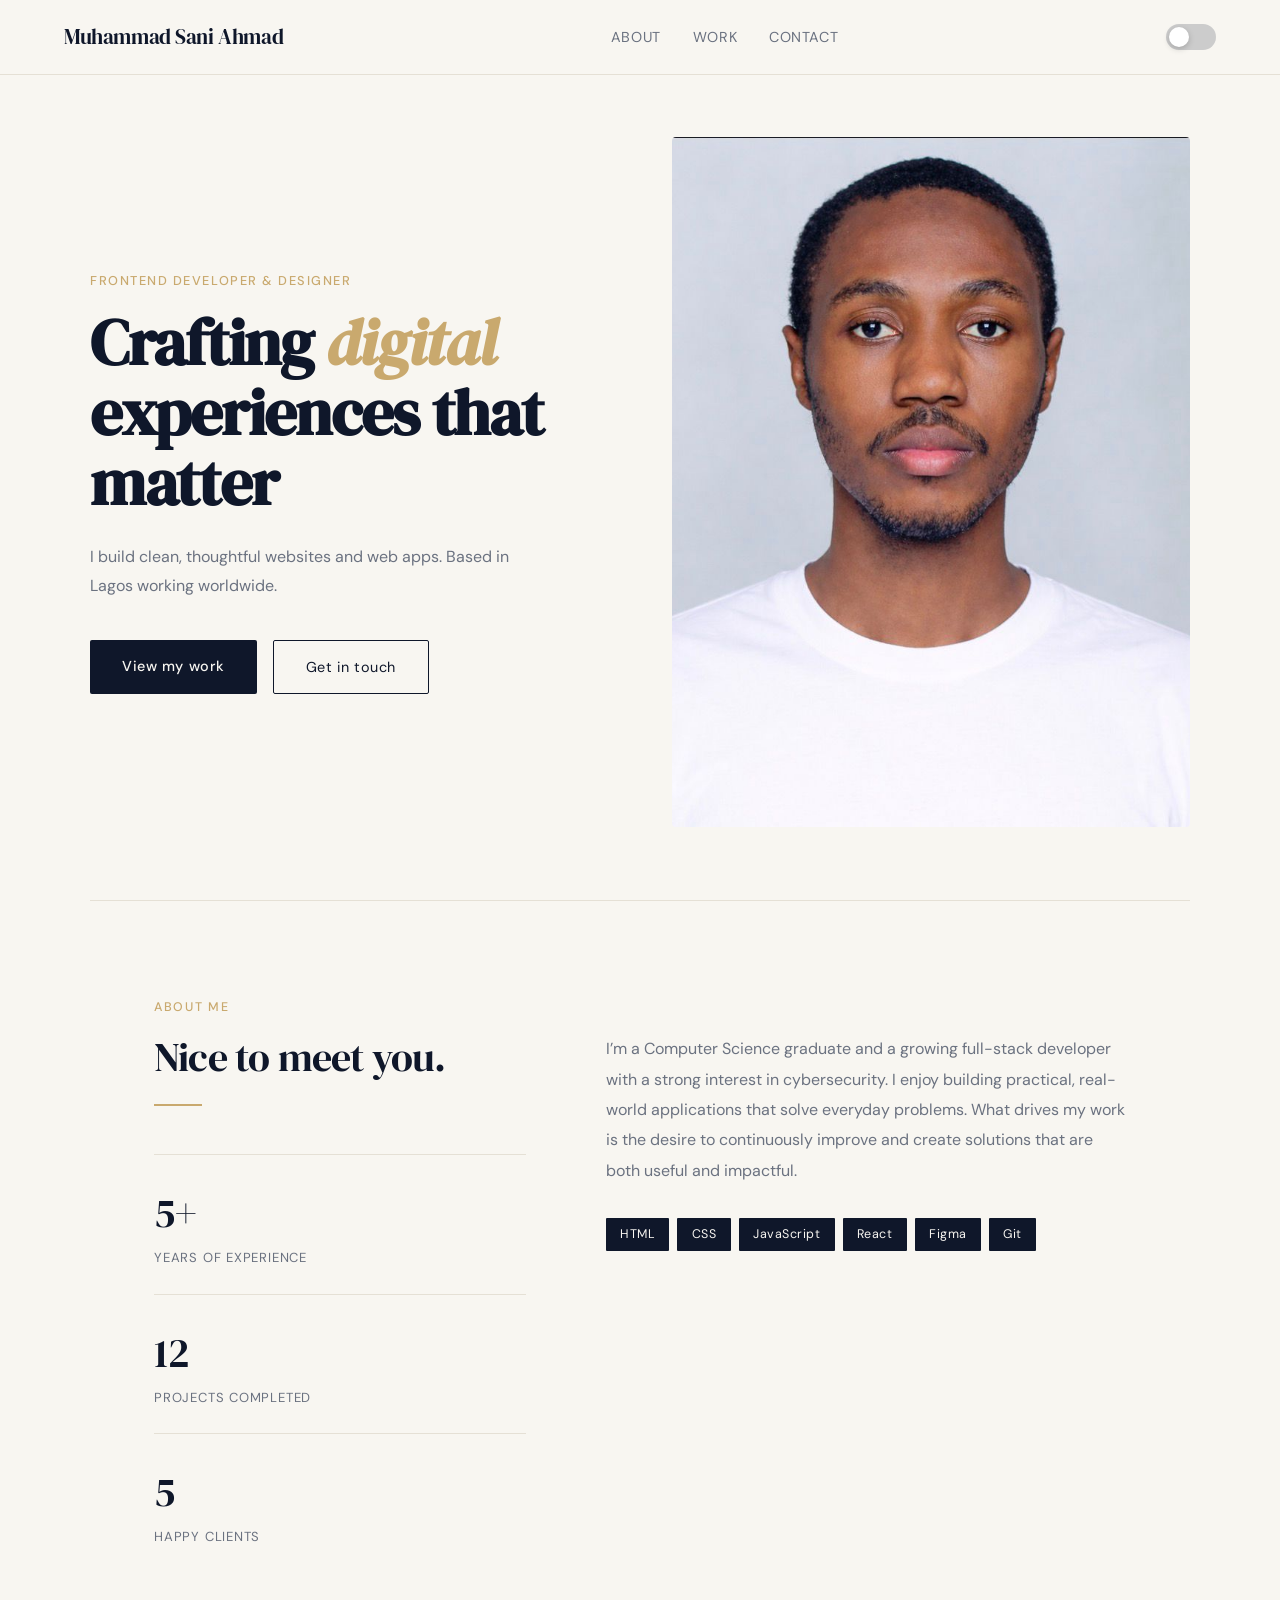
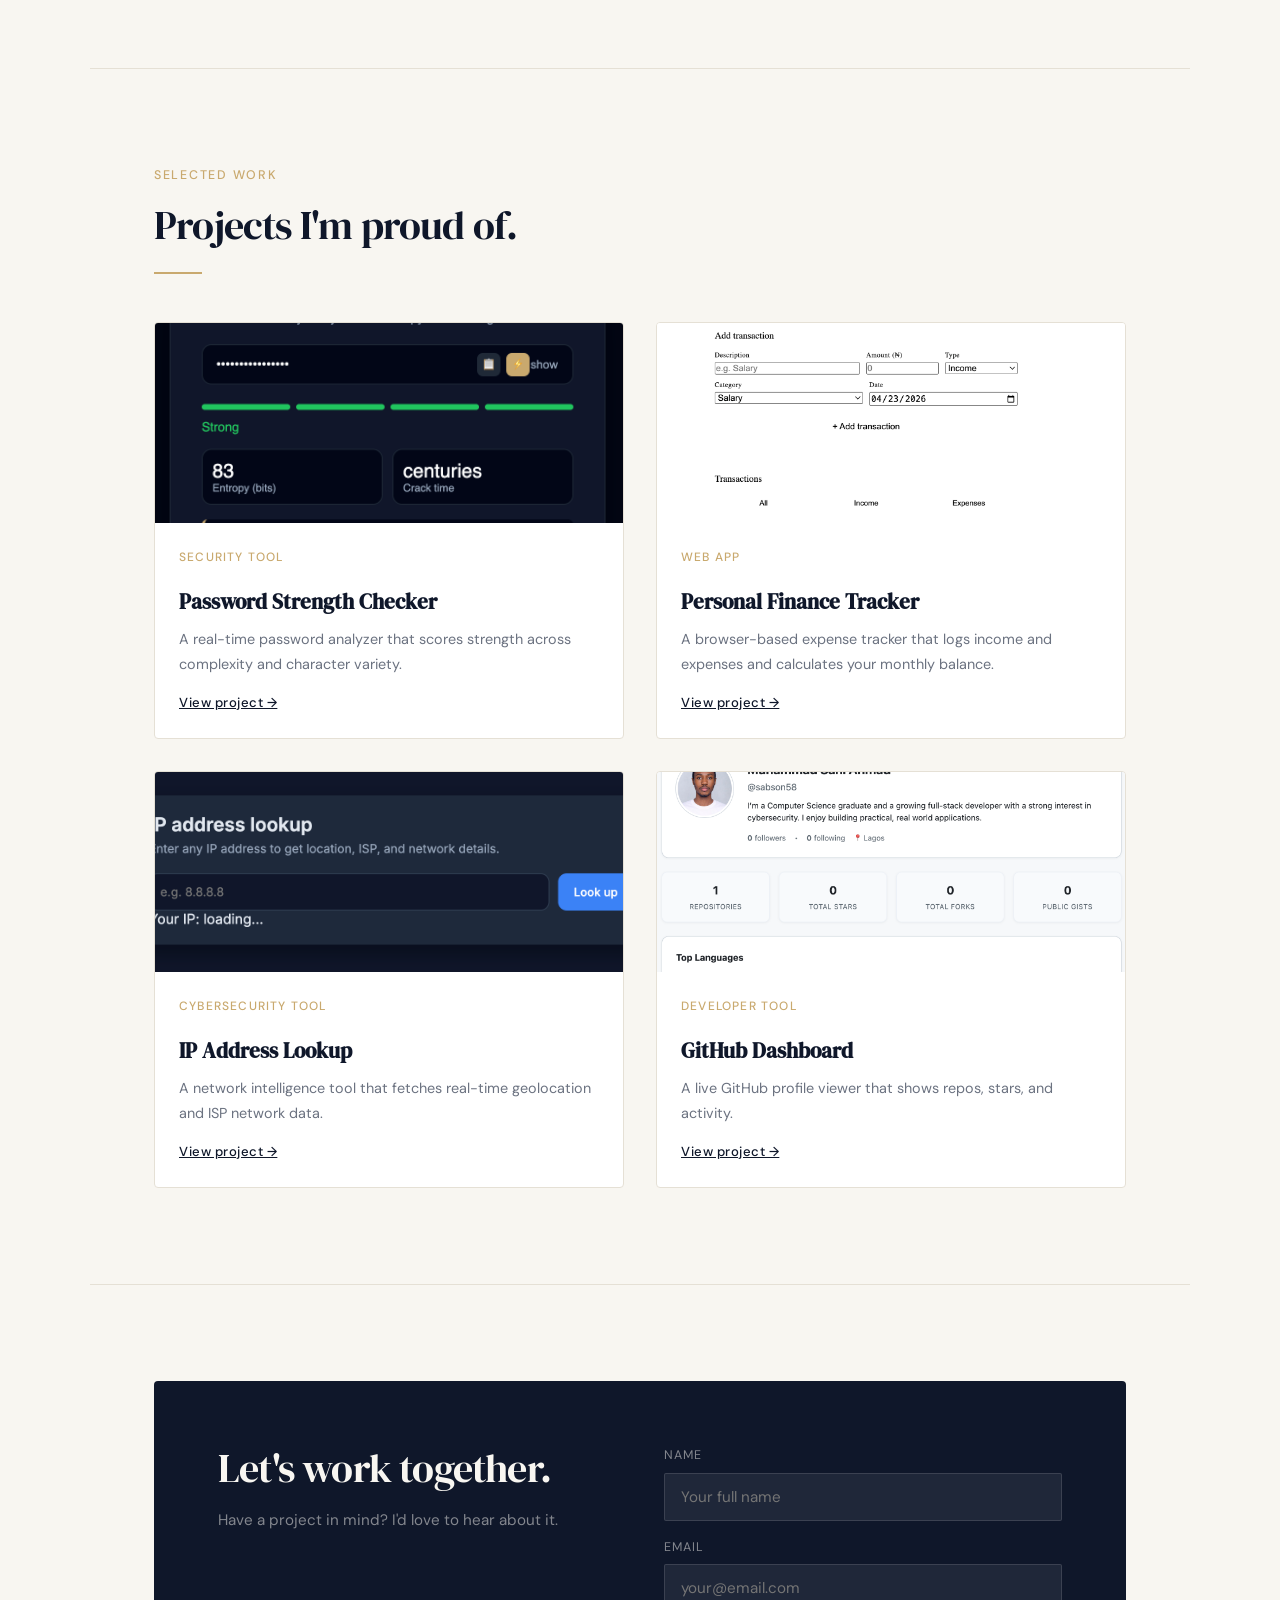
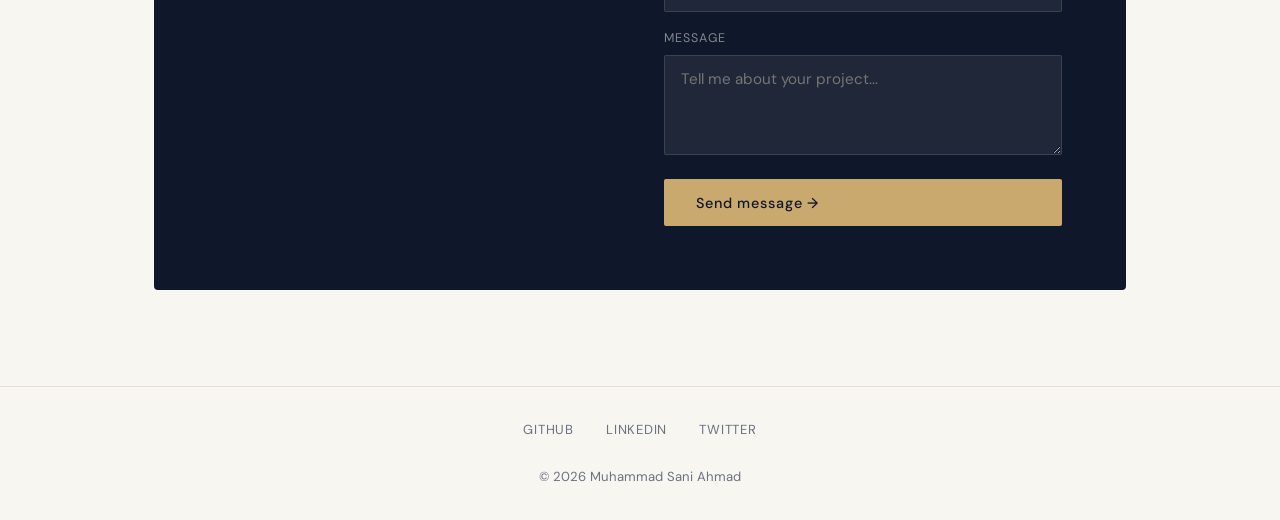
<file: index.html>
<!DOCTYPE html>
<html lang="en">
<head>
  <meta charset="UTF-8" />
  <meta name="viewport" content="width=device-width, initial-scale=1.0"/>
  <title>Muhammad Sani Ahmad | Portfolio</title>

  <link href="https://fonts.googleapis.com/css2?family=DM+Serif+Display:ital@0;1&family=DM+Sans:wght@300;400;500&display=swap" rel="stylesheet"/>
  <link rel="stylesheet" href="style.css" />
  <link rel="stylesheet" href="css/global.css">
</head>
<body>

<nav>
  <div class="logo">Muhammad Sani Ahmad</div>
  <ul class="nav-links">
    <li><a href="#about">About</a></li>
    <li><a href="#work">Work</a></li>
    <li><a href="#contact">Contact</a></li>
  </ul>

  <label class="theme-switch">
    <input type="checkbox" id="themeToggle">
    <span class="slider"></span>
  </label>
</nav>

<div class="hero">
  <div class="hero-grid">
    <div class="hero-content">
      <p class="hero-tag">Frontend Developer & Designer</p>
      <h1>Crafting <em>digital</em> experiences that matter</h1>
      <p class="hero-sub">I build clean, thoughtful websites and web apps. Based in Lagos working worldwide.</p>
      <div class="hero-btns">
        <a href="#work" class="btn-primary">View my work</a>
        <a href="#contact" class="btn-ghost">Get in touch</a>
      </div>
    </div>

    <div class="hero-img">
      <img src="assets/images/photo.jpg" alt="Muhammad Sani Ahmad">
    </div>
  </div>
</div>

<section id="about" style="border-top:1px solid var(--border)">
  <p class="section-label">About me</p>

  <div class="about-grid">
    <div>
      <div class="section-title">Nice to meet you.</div>
      <div class="section-divider"></div>

      <div class="about-stat">
        <div class="stat-num">5+</div>
        <div class="stat-label">Years of experience</div>
      </div>
      <div class="about-stat">
        <div class="stat-num">12</div>
        <div class="stat-label">Projects completed</div>
      </div>
      <div class="about-stat">
        <div class="stat-num">5</div>
        <div class="stat-label">Happy clients</div>
      </div>
    </div>

    <div>
      <p class="about-text">
        I’m a Computer Science graduate and a growing full-stack developer with a strong interest in cybersecurity. I enjoy building practical, real-world applications that solve everyday problems. What drives my work is the desire to continuously improve and create solutions that are both useful and impactful.
      </p>

      <div class="skills-row">
        <span class="skill-tag">HTML</span>
        <span class="skill-tag">CSS</span>
        <span class="skill-tag">JavaScript</span>
        <span class="skill-tag">React</span>
        <span class="skill-tag">Figma</span>
        <span class="skill-tag">Git</span>
      </div>
    </div>
  </div>
</section>

<section id="work" style="border-top:1px solid var(--border)">
  <p class="section-label">Selected work</p>
  <div class="section-title">Projects I'm proud of.</div>
  <div class="section-divider"></div>

  <div class="work-grid">

    <div class="project-card">
      <div class="project-thumb">
        <img src="assets/images/pws.jpg" alt="Password Strength Checker">
      </div>
      <div class="project-body">
        <p class="project-tag">Security Tool</p>
        <h3 class="project-title">Password Strength Checker</h3>
        <p class="project-desc">
          A real-time password analyzer that scores strength across complexity and character variety.
        </p>
        <a href="projects/password-checker/index.html" class="project-link">View project →</a>
      </div>
    </div>

    <div class="project-card">
      <div class="project-thumb">
        <img src="assets/images/p.jpg" alt="Personal Finance Tracker">
      </div>
      <div class="project-body">
        <p class="project-tag">Web App</p>
        <h3 class="project-title">Personal Finance Tracker</h3>
        <p class="project-desc">
          A browser-based expense tracker that logs income and expenses and calculates your monthly balance.
        </p>
        <a href="projects/finance-tracker/index.html" class="project-link">View project →</a>
      </div>
    </div>

    <div class="project-card">
      <div class="project-thumb">
        <img src="assets/images/ip.jpg" alt="IP Address Lookup">
      </div>
      <div class="project-body">
        <p class="project-tag">Cybersecurity Tool</p>
        <h3 class="project-title">IP Address Lookup</h3>
        <p class="project-desc">
          A network intelligence tool that fetches real-time geolocation and ISP network data.
        </p>
        <a href="projects/ip-lookup/index.html" class="project-link">View project →</a>
      </div>
    </div>

    <div class="project-card">
      <div class="project-thumb">
        <img src="assets/images/git.jpg" alt="GitHub Dashboard">
      </div>
      <div class="project-body">
        <p class="project-tag">Developer Tool</p>
        <h3 class="project-title">GitHub Dashboard</h3>
        <p class="project-desc">
          A live GitHub profile viewer that shows repos, stars, and activity.
        </p>
        <a href="projects/github-dashboard/index.html" class="project-link">View project →</a>
      </div>
    </div>

  </div>
</section>

<section id="contact" style="border-top:1px solid var(--border)">
  <div class="contact-wrap">
    <div>
      <div class="section-title" style="color:#f8f6f1">Let's work together.</div>
      <p class="contact-sub">Have a project in mind? I'd love to hear about it.</p>
    </div>

    <form class="contact-form" onsubmit="return false">
      <div class="field">
        <label>Name</label>
        <input type="text" placeholder="Your full name" />
      </div>
      <div class="field">
        <label>Email</label>
        <input type="email" placeholder="your@email.com" />
      </div>
      <div class="field">
        <label>Message</label>
        <textarea placeholder="Tell me about your project..."></textarea>
      </div>
      <button class="btn-send">Send message →</button>
    </form>
  </div>
</section>

<footer>
  <ul class="footer-socials">
    <li><a href="https://github.com/sabson58">GitHub</a></li>
    <li><a href="https://linkedin.com/in/muhammad-sani-ahmad-829214368">LinkedIn</a></li>
    <li><a href="https://x.com/@MH_muhammadd">Twitter</a></li>
  </ul>
  <p>© 2026 Muhammad Sani Ahmad</p>
</footer>

<script src="js/main.js"></script>
</body>
</html>
</file>
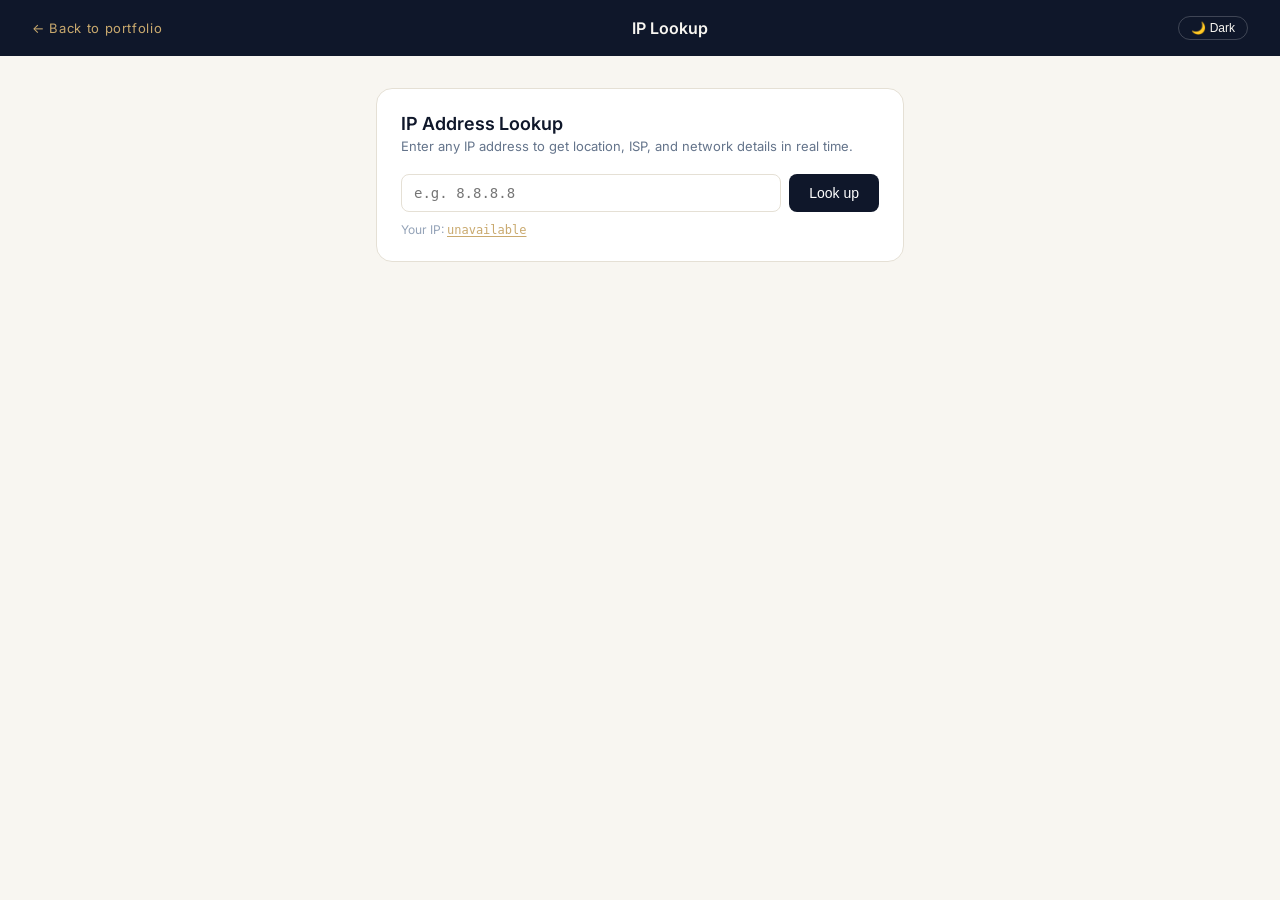
<file: projects/ip-lookup/index.html>
<!DOCTYPE html>
<html lang="en">
<head>
<meta charset="UTF-8"/>
<meta name="viewport" content="width=device-width, initial-scale=1.0"/>
<title>IP Lookup – Muhammad Sani Ahmad</title>
<link href="https://fonts.googleapis.com/css2?family=Inter:wght@400;500;600&display=swap" rel="stylesheet"/>
<style>
*{box-sizing:border-box;margin:0;padding:0}
body{font-family:'Inter',system-ui;background:#f8f6f1;color:#0f172a;min-height:100vh}
body.dark{background:#020617;color:#f8fafc}
nav{display:flex;justify-content:space-between;align-items:center;padding:1rem 2rem;background:#0f172a;color:#f8f6f1}
.nav-back{color:#c9a96e;text-decoration:none;font-size:13px;letter-spacing:0.05em}
.nav-back:hover{text-decoration:underline}
.nav-logo{font-weight:600;font-size:1rem}
.theme-toggle{background:none;border:1px solid rgba(255,255,255,0.2);color:#f8f6f1;padding:4px 12px;border-radius:20px;cursor:pointer;font-size:12px}
.wrap{max-width:560px;margin:2rem auto;padding:0 1rem}
.hero{background:#fff;border:1px solid #e5e0d5;border-radius:16px;padding:1.5rem;margin-bottom:1rem}
body.dark .hero{background:#0f172a;border-color:#1f2937}
.hero-title{font-size:18px;font-weight:600;margin-bottom:0.25rem}
.hero-sub{font-size:13px;color:#64748b;margin-bottom:1.25rem}
.search-row{display:flex;gap:8px}
.search-row input{flex:1;padding:10px 12px;border:1px solid #e5e0d5;border-radius:8px;font-size:14px;font-family:monospace;outline:none;transition:border 0.2s;background:#fff;color:#0f172a}
body.dark .search-row input{background:#020617;border-color:#1f2937;color:#f8fafc}
.search-row input:focus{border-color:#c9a96e}
.search-btn{padding:0 1.25rem;background:#0f172a;color:#fff;border:none;border-radius:8px;font-size:14px;font-weight:500;cursor:pointer;transition:opacity 0.15s;white-space:nowrap}
.search-btn:hover{opacity:0.85}
.search-btn:disabled{opacity:0.4;cursor:not-allowed}
.my-ip{font-size:12px;color:#94a3b8;margin-top:0.6rem}
.my-ip span{color:#c9a96e;font-family:monospace;cursor:pointer;text-decoration:underline;text-underline-offset:2px;font-weight:500}
.my-ip span:hover{opacity:0.8}
.error{color:#ef4444;background:#fee2e2;border-radius:8px;padding:0.75rem 1rem;font-size:13px;margin-top:0.75rem}
.hidden{display:none}
.spinner{display:inline-block;width:14px;height:14px;border:2px solid rgba(255,255,255,0.3);border-top-color:#fff;border-radius:50%;animation:spin 0.7s linear infinite;vertical-align:middle;margin-right:6px}
@keyframes spin{to{transform:rotate(360deg)}}
.result{background:#fff;border:1px solid #e5e0d5;border-radius:16px;overflow:hidden;margin-bottom:1rem}
body.dark .result{background:#0f172a;border-color:#1f2937}
.result-header{background:#0f172a;padding:1.25rem;display:flex;align-items:center;gap:14px}
.flag{font-size:2.2rem;line-height:1}
.ip-badge{font-family:monospace;font-size:20px;font-weight:600;color:#fff}
.ip-loc{font-size:13px;color:rgba(255,255,255,0.6);margin-top:3px}
.result-grid{display:grid;grid-template-columns:1fr 1fr}
.result-item{padding:0.9rem 1.25rem;border-bottom:1px solid #e5e0d5;border-right:1px solid #e5e0d5}
body.dark .result-item{border-color:#1f2937}
.result-item:nth-child(even){border-right:none}
.result-item:nth-last-child(-n+2){border-bottom:none}
.item-label{font-size:11px;color:#94a3b8;letter-spacing:0.05em;text-transform:uppercase;margin-bottom:4px}
.item-value{font-size:14px;font-weight:500;color:#0f172a}
body.dark .item-value{color:#f8fafc}
.badges{display:flex;gap:8px;padding:1rem 1.25rem;border-top:1px solid #e5e0d5;flex-wrap:wrap}
body.dark .badges{border-color:#1f2937}
.badge{padding:4px 10px;border-radius:20px;font-size:11px;font-weight:500}
.badge.safe{background:#dcfce7;color:#166534}
.badge.warn{background:#fef9c3;color:#854d0e}
.badge.danger{background:#fee2e2;color:#991b1b}
.map-card{background:#fff;border:1px solid #e5e0d5;border-radius:16px;overflow:hidden;margin-bottom:1rem}
body.dark .map-card{background:#0f172a;border-color:#1f2937}
.map-inner{height:160px;background:linear-gradient(135deg,#1e293b,#0f172a);display:flex;align-items:center;justify-content:center;position:relative}
.map-grid{position:absolute;inset:0;opacity:0.08;background-image:linear-gradient(rgba(255,255,255,0.5) 1px,transparent 1px),linear-gradient(90deg,rgba(255,255,255,0.5) 1px,transparent 1px);background-size:28px 28px}
.pin-wrap{text-align:center;position:relative;z-index:1}
.pin-circle{width:16px;height:16px;background:#c9a96e;border-radius:50%;margin:0 auto;box-shadow:0 0 0 5px rgba(201,169,110,0.25)}
.pin-line{width:2px;height:22px;background:#c9a96e;margin:0 auto}
.pin-base{width:8px;height:3px;background:rgba(201,169,110,0.35);border-radius:50%;margin:0 auto}
.map-label{color:rgba(255,255,255,0.65);font-size:12px;margin-top:10px;letter-spacing:0.04em}
.coords{padding:0.75rem 1.25rem;font-family:monospace;font-size:12px;color:#64748b;border-top:1px solid #e5e0d5;display:flex;justify-content:space-between;align-items:center}
body.dark .coords{border-color:#1f2937}
.open-map{font-size:12px;color:#c9a96e;text-decoration:none;font-weight:500}
.open-map:hover{text-decoration:underline}
.history-card{background:#fff;border:1px solid #e5e0d5;border-radius:16px;padding:1.25rem}
body.dark .history-card{background:#0f172a;border-color:#1f2937}
.history-title{font-size:14px;font-weight:600;margin-bottom:0.75rem;display:flex;justify-content:space-between;align-items:center}
.clear-btn{font-size:11px;color:#94a3b8;cursor:pointer;background:none;border:none}
.clear-btn:hover{color:#ef4444}
.history-list{display:flex;flex-direction:column;gap:6px}
.history-item{display:flex;align-items:center;gap:10px;padding:0.6rem 0.85rem;background:#f8f6f1;border-radius:8px;cursor:pointer;transition:background 0.15s}
body.dark .history-item{background:#1e293b}
.history-item:hover{background:#e5e0d5}
body.dark .history-item:hover{background:#334155}
.h-flag{font-size:1.2rem}
.h-ip{font-family:monospace;font-size:13px;font-weight:500;flex:1;color:#0f172a}
body.dark .h-ip{color:#f8fafc}
.h-loc{font-size:12px;color:#64748b}
.api-note{font-size:11px;color:#94a3b8;text-align:center;margin-top:0.5rem}
</style>
</head>
<body>

<nav>
  <a href="../../index.html" class="nav-back">← Back to portfolio</a>
  <span class="nav-logo">IP Lookup</span>
  <button class="theme-toggle" onclick="toggleTheme()">🌙 Dark</button>
</nav>

<div class="wrap">
  <div class="hero">
    <p class="hero-title">IP Address Lookup</p>
    <p class="hero-sub">Enter any IP address to get location, ISP, and network details in real time.</p>
    <div class="search-row">
      <input type="text" id="ipInput" placeholder="e.g. 8.8.8.8" />
      <button class="search-btn" id="lookupBtn" onclick="lookup()">Look up</button>
    </div>
    <p class="my-ip">Your IP: <span id="myIp" onclick="useMyIp()">detecting...</span></p>
    <div class="error hidden" id="errMsg"></div>
  </div>

  <div id="resultSection" class="hidden">
    <div class="result">
      <div class="result-header">
        <div class="flag" id="resFlag">🌐</div>
        <div>
          <div class="ip-badge" id="resIp"></div>
          <div class="ip-loc" id="resLoc"></div>
        </div>
      </div>
      <div class="result-grid">
        <div class="result-item"><div class="item-label">Country</div><div class="item-value" id="resCountry"></div></div>
        <div class="result-item"><div class="item-label">Region</div><div class="item-value" id="resRegion"></div></div>
        <div class="result-item"><div class="item-label">City</div><div class="item-value" id="resCity"></div></div>
        <div class="result-item"><div class="item-label">Timezone</div><div class="item-value" id="resTimezone"></div></div>
        <div class="result-item"><div class="item-label">IP Version</div><div class="item-value" id="resIpv"></div></div>
        <div class="result-item"><div class="item-label">Proxy / VPN</div><div class="item-value" id="resProxy"></div></div>
      </div>
      <div class="badges" id="resBadges"></div>
    </div>

    <div class="map-card">
      <div class="map-inner">
        <div class="map-grid"></div>
        <div class="pin-wrap">
          <div class="pin-circle"></div>
          <div class="pin-line"></div>
          <div class="pin-base"></div>
          <div class="map-label" id="mapLabel">Locating...</div>
        </div>
      </div>
      <div class="coords">
        <span id="resCoords">—</span>
        <a id="mapsLink" class="open-map" href="#" target="_blank">Open in Google Maps →</a>
      </div>
    </div>
  </div>

  <div id="historySection" class="hidden">
    <div class="history-card">
      <div class="history-title">
        Recent lookups
        <button class="clear-btn" onclick="clearHistory()">Clear all</button>
      </div>
      <div class="history-list" id="historyList"></div>
    </div>
  </div>
</div>

<script>
let history = JSON.parse(localStorage.getItem('msa_ip_history') || '[]');
let myIpVal = '';

if(localStorage.getItem('theme') === 'dark') document.body.classList.add('dark');
function toggleTheme(){
  document.body.classList.toggle('dark');
  localStorage.setItem('theme', document.body.classList.contains('dark') ? 'dark' : 'light');
}

function flag(code){
  if(!code || code.length !== 2) return '🌐';
  try{ return code.toUpperCase().replace(/./g, c => String.fromCodePoint(c.charCodeAt(0) + 127397)); }
  catch(e){ return '🌐'; }
}

// Try multiple APIs in order until one works
async function fetchIPData(ip){
  const apis = [
    // API 1: ip-api.com (very reliable, works globally)
    async () => {
      const r = await fetch(`https://ip-api.com/json/${ip}?fields=status,message,country,countryCode,regionName,city,timezone,isp,org,as,proxy,hosting,lat,lon,query`);
      const d = await r.json();
      if(d.status !== 'success') throw new Error(d.message || 'Failed');
      return {
        ip: d.query, country: d.country, countryCode: d.countryCode,
        region: d.regionName, city: d.city, timezone: d.timezone,
        isp: d.isp, org: d.org, isProxy: d.proxy || d.hosting,
        ipVersion: d.query.includes(':') ? 6 : 4,
        lat: d.lat, lon: d.lon
      };
    },
    // API 2: ipwho.is (backup)
    async () => {
      const r = await fetch(`https://ipwho.is/${ip}`);
      const d = await r.json();
      if(!d.success) throw new Error('Failed');
      return {
        ip: d.ip, country: d.country, countryCode: d.country_code,
        region: d.region, city: d.city, timezone: d.timezone?.id,
        isp: d.connection?.isp, org: d.org, isProxy: false,
        ipVersion: d.type === 'IPv6' ? 6 : 4,
        lat: d.latitude, lon: d.longitude
      };
    }
  ];

  for(const api of apis){
    try{ return await api(); } catch(e){ continue; }
  }
  throw new Error('All APIs failed');
}

async function getMyIp(){
  try{
    const r = await fetch('https://api.ipify.org?format=json');
    const d = await r.json();
    myIpVal = d.ip;
    document.getElementById('myIp').textContent = d.ip;
  } catch(e){
    document.getElementById('myIp').textContent = 'unavailable';
  }
}

function useMyIp(){
  if(myIpVal){ document.getElementById('ipInput').value = myIpVal; lookup(); }
}

async function lookup(){
  const ip = document.getElementById('ipInput').value.trim();
  if(!ip) return;
  const btn = document.getElementById('lookupBtn');
  const err = document.getElementById('errMsg');
  err.classList.add('hidden');
  btn.disabled = true;
  btn.innerHTML = '<span class="spinner"></span>Looking up...';
  document.getElementById('resultSection').classList.add('hidden');

  try{
    const d = await fetchIPData(ip);
    const countryFlag = flag(d.countryCode);

    document.getElementById('resFlag').textContent = countryFlag;
    document.getElementById('resIp').textContent = d.ip || ip;
    document.getElementById('resLoc').textContent = `${d.city || '—'}, ${d.country || '—'}`;
    document.getElementById('resCountry').textContent = `${countryFlag} ${d.country || '—'}`;
    document.getElementById('resRegion').textContent = d.region || '—';
    document.getElementById('resCity').textContent = d.city || '—';
    document.getElementById('resTimezone').textContent = d.timezone || '—';
    document.getElementById('resIpv').textContent = `IPv${d.ipVersion || 4}`;
    document.getElementById('resProxy').textContent = d.isProxy ? '⚠️ Yes' : '✅ No';

    const badges = [];
    if(d.isProxy) badges.push('<span class="badge danger">⚠️ Proxy / VPN</span>');
    else badges.push('<span class="badge safe">✅ No Proxy</span>');
    badges.push(`<span class="badge ${d.ipVersion === 6 ? 'warn' : 'safe'}">IPv${d.ipVersion || 4}</span>`);
    document.getElementById('resBadges').innerHTML = badges.join('');

    if(d.lat && d.lon){
      document.getElementById('resCoords').textContent = `${Number(d.lat).toFixed(4)}, ${Number(d.lon).toFixed(4)}`;
      document.getElementById('mapsLink').href = `https://www.google.com/maps?q=${d.lat},${d.lon}`;
    }
    document.getElementById('mapLabel').textContent = d.city || 'Location pinned';
    document.getElementById('resultSection').classList.remove('hidden');

    const entry = { ip: d.ip || ip, loc: `${d.city || '—'}, ${d.country || '—'}`, flag: countryFlag };
    history = history.filter(h => h.ip !== entry.ip);
    history.unshift(entry);
    history = history.slice(0, 6);
    localStorage.setItem('msa_ip_history', JSON.stringify(history));
    renderHistory();
  } catch(e){
    err.textContent = 'Could not look up that IP. Please check it and try again.';
    err.classList.remove('hidden');
  }

  btn.disabled = false;
  btn.textContent = 'Look up';
}

function clearHistory(){
  history = [];
  localStorage.removeItem('msa_ip_history');
  renderHistory();
}

function renderHistory(){
  const section = document.getElementById('historySection');
  const list = document.getElementById('historyList');
  if(!history.length){ section.classList.add('hidden'); return; }
  section.classList.remove('hidden');
  list.innerHTML = history.map(h => `
    <div class="history-item" onclick="document.getElementById('ipInput').value='${h.ip}';lookup()">
      <div class="h-flag">${h.flag || '🌐'}</div>
      <div class="h-ip">${h.ip}</div>
      <div class="h-loc">${h.loc}</div>
    </div>
  `).join('');
}

document.getElementById('ipInput').addEventListener('keydown', e => { if(e.key === 'Enter') lookup(); });
getMyIp();
renderHistory();
</script>
</body>
</html>
</file>
<file: style.css>
*{margin:0;padding:0;box-sizing:border-box}
:root{
  --navy:#0f172a;--off:#f8f6f1;--accent:#c9a96e;--muted:#6b7280;--border:#e5e0d5;
  --font-head:'DM Serif Display',serif;--font-body:'DM Sans',sans-serif;
}
html{scroll-behavior:smooth}
body{font-family:var(--font-body);background:var(--off);color:var(--navy);font-size:16px;line-height:1.7}

nav{
  position:fixed;top:0;left:0;right:0;z-index:100;
  display:flex;align-items:center;justify-content:space-between;
  padding:1.2rem 4rem;background:rgba(248,246,241,0.92);backdrop-filter:blur(8px);
  border-bottom:1px solid var(--border);
}
.logo{font-family:var(--font-head);font-size:1.3rem;color:var(--navy);letter-spacing:-0.02em}
.nav-links{display:flex;gap:2rem;list-style:none}
.nav-links a{text-decoration:none;color:var(--muted);font-size:0.9rem;font-weight:400;letter-spacing:0.04em;text-transform:uppercase;transition:color 0.2s}
.nav-links a:hover{color:var(--accent)}

.hero{
  min-height:100vh;display:flex;align-items:center;
  padding:8rem 4rem 4rem;position:relative;overflow:hidden;
}
.hero-grid{display:grid;grid-template-columns:1fr 1fr;gap:4rem;align-items:center;max-width:1100px;margin:0 auto;width:100%}
.hero-tag{font-size:0.8rem;letter-spacing:0.12em;text-transform:uppercase;color:var(--accent);font-weight:500;margin-bottom:1rem}
.hero h1{font-family:var(--font-head);font-size:clamp(2.8rem,5vw,4rem);line-height:1.1;letter-spacing:-0.02em;margin-bottom:1.5rem}
.hero h1 em{font-style:italic;color:var(--accent)}
.hero-sub{color:var(--muted);font-size:1rem;max-width:420px;margin-bottom:2.5rem;line-height:1.8}
.hero-btns{display:flex;gap:1rem;flex-wrap:wrap}
.btn-primary{background:var(--navy);color:var(--off);padding:0.85rem 2rem;border-radius:2px;text-decoration:none;font-size:0.9rem;letter-spacing:0.04em;font-weight:500;transition:opacity 0.2s}
.btn-primary:hover{opacity:0.85}
.btn-ghost{border:1px solid var(--navy);color:var(--navy);padding:0.85rem 2rem;border-radius:2px;text-decoration:none;font-size:0.9rem;letter-spacing:0.04em;font-weight:400;transition:background 0.2s}
.btn-ghost:hover{background:rgba(15,23,42,0.06)}
.hero-img{aspect-ratio:3/4;background:var(--navy);border-radius:4px;position:relative;overflow:hidden;display:flex;align-items:flex-end}
.hero-img-placeholder{width:100%;height:100%;background:linear-gradient(160deg,#1e293b 0%,#0f172a 100%);display:flex;flex-direction:column;justify-content:flex-end;padding:2rem}
.hero-img-label{color:rgba(255,255,255,0.4);font-size:0.75rem;letter-spacing:0.08em;text-transform:uppercase;margin-bottom:0.5rem}
.hero-img-hint{color:rgba(255,255,255,0.2);font-size:0.7rem}
.hero-deco{position:absolute;top:2rem;right:2rem;font-family:var(--font-head);font-size:8rem;color:rgba(255,255,255,0.04);line-height:1}

section{padding:6rem 4rem;max-width:1100px;margin:0 auto}
.section-label{font-size:0.78rem;letter-spacing:0.14em;text-transform:uppercase;color:var(--accent);font-weight:500;margin-bottom:1rem}
.section-title{font-family:var(--font-head);font-size:clamp(2rem,3.5vw,2.8rem);letter-spacing:-0.02em;line-height:1.15;margin-bottom:0.5rem}
.section-divider{width:48px;height:2px;background:var(--accent);margin:1.5rem 0 3rem}

.about-grid{display:grid;grid-template-columns:1fr 1.4fr;gap:5rem;align-items:start}
.about-stat{border-top:1px solid var(--border);padding-top:1.5rem;margin-bottom:1.5rem}
.stat-num{font-family:var(--font-head);font-size:2.5rem;color:var(--navy)}
.stat-label{font-size:0.82rem;color:var(--muted);letter-spacing:0.06em;text-transform:uppercase}
.about-text{color:var(--muted);line-height:1.9;margin-bottom:1.5rem}
.skills-row{display:flex;flex-wrap:wrap;gap:0.5rem;margin-top:2rem}
.skill-tag{background:var(--navy);color:var(--off);font-size:0.78rem;padding:0.35rem 0.9rem;border-radius:1px;letter-spacing:0.04em}

.work-grid{display:grid;grid-template-columns:1fr 1fr;gap:1.5rem;margin-top:0}
.project-card{background:#fff;border:1px solid var(--border);border-radius:4px;overflow:hidden;transition:transform 0.25s,box-shadow 0.25s;cursor:pointer;text-decoration:none;color:inherit;display:block}
.project-card:hover{transform:translateY(-4px);box-shadow:0 12px 32px rgba(15,23,42,0.1)}
.project-thumb{height:200px;background:var(--navy);display:flex;align-items:center;justify-content:center;position:relative;overflow:hidden}
.thumb-1{background:#1e293b}.thumb-2{background:#14532d}.thumb-3{background:#1e1b4b}.thumb-4{background:#431407}
.thumb-label{color:rgba(255,255,255,0.25);font-size:0.7rem;letter-spacing:0.1em;text-transform:uppercase}
.project-body{padding:1.5rem}
.project-tag{font-size:0.72rem;color:var(--accent);letter-spacing:0.1em;text-transform:uppercase;font-weight:500;margin-bottom:0.5rem}
.project-title{font-family:var(--font-head);font-size:1.3rem;margin-bottom:0.5rem}
.project-desc{color:var(--muted);font-size:0.88rem;line-height:1.7}
.project-link{display:inline-flex;align-items:center;gap:0.4rem;margin-top:1rem;font-size:0.82rem;color:var(--navy);font-weight:500;letter-spacing:0.04em}

.contact-wrap{background:var(--navy);border-radius:4px;padding:4rem;display:grid;grid-template-columns:1fr 1fr;gap:4rem;align-items:start}
.contact-wrap .section-label{color:var(--accent)}
.contact-wrap .section-title{color:var(--off)}
.contact-sub{color:rgba(248,246,241,0.5);margin-top:1rem;line-height:1.8;font-size:0.95rem}
.contact-form{display:flex;flex-direction:column;gap:1rem}
.field{display:flex;flex-direction:column;gap:0.4rem}
.field label{font-size:0.78rem;color:rgba(248,246,241,0.5);letter-spacing:0.08em;text-transform:uppercase}
.field input,.field textarea{background:rgba(255,255,255,0.07);border:1px solid rgba(255,255,255,0.12);border-radius:2px;padding:0.8rem 1rem;color:var(--off);font-family:var(--font-body);font-size:0.95rem;outline:none;transition:border 0.2s}
.field input:focus,.field textarea:focus{border-color:var(--accent)}
.field textarea{resize:vertical;min-height:100px}
.btn-send{background:var(--accent);color:var(--navy);border:none;padding:0.9rem 2rem;border-radius:2px;font-family:var(--font-body);font-size:0.9rem;font-weight:500;letter-spacing:0.06em;cursor:pointer;transition:opacity 0.2s;text-align:left;margin-top:0.5rem}
.btn-send:hover{opacity:0.88}

footer{text-align:center;padding:3rem 4rem;border-top:1px solid var(--border);color:var(--muted);font-size:0.82rem}
.footer-socials{display:flex;justify-content:center;gap:2rem;margin-bottom:1.5rem;list-style:none}
.footer-socials a{text-decoration:none;color:var(--muted);font-size:0.82rem;letter-spacing:0.06em;text-transform:uppercase;transition:color 0.2s}
.footer-socials a:hover{color:var(--navy)}

@keyframes fadeUp{from{opacity:0;transform:translateY(24px)}to{opacity:1;transform:translateY(0)}}
.hero-content>*{animation:fadeUp 0.7s ease both}
.hero-tag{animation-delay:0.1s}
.hero h1{animation-delay:0.2s}
.hero-sub{animation-delay:0.3s}
.hero-btns{animation-delay:0.4s}
.hero-img{animation:fadeUp 0.9s 0.3s ease both}

.hero-img img{
  width:100%;
  height:100%;
  object-fit:cover;
  display:block;
}

.project-thumb img{
  width:100%;
  height:100%;
  object-fit:contain;
  display:block;
}


:root{
  --navy:#0f172a;
  --off:#f8f6f1;
  --accent:#c9a96e;
  --muted:#6b7280;
  --border:#e5e0d5;

  --font-head:'DM Serif Display',serif;
  --font-body:'DM Sans',sans-serif;
}


body.dark{
  --navy:#f8f6f1;
  --off:#0b0f19;
  --accent:#d4af37;
  --muted:#9ca3af;
  --border:#1f2937;
}


.theme-toggle{
  background:none;
  border:1px solid var(--border);
  padding:0.4rem 0.7rem;
  cursor:pointer;
  font-size:0.9rem;
  border-radius:4px;
  color:var(--navy);
  transition:all 0.2s ease;
}

.theme-toggle:hover{
  background:rgba(0,0,0,0.05);
}

.theme-switch{
  position:relative;
  width:50px;
  height:26px;
  display:inline-block;
}


.theme-switch input{
  opacity:0;
  width:0;
  height:0;
}

.slider{
  position:absolute;
  cursor:pointer;
  top:0; left:0; right:0; bottom:0;
  background-color:#e5e0d5;
  border-radius:34px;
  transition:all 0.3s ease;
}


.slider::before{
  content:"";
  position:absolute;
  height:20px;
  width:20px;
  left:3px;
  bottom:3px;
  background:white;
  border-radius:50%;
  transition:all 0.3s ease;
  box-shadow:0 2px 6px rgba(0,0,0,0.2);
}

input:checked + .slider{
  background-color:var(--accent);
}

input:checked + .slider::before{
  transform:translateX(24px);
}

input:checked + .slider{
  box-shadow:0 0 8px rgba(201,169,110,0.6);
}

.project-link{
  display:inline-block;
  transition:transform 0.2s ease;
}

.project-link:hover{
  transform:translateX(4px);
}




.project-card {
  background: #fff;
  border: 1px solid var(--border);
  border-radius: 4px;
  overflow: hidden;
  display: flex;
  flex-direction: column;
  height: 100%;
  transition: all 0.3s ease;
}

.project-card:hover {
  transform: translateY(-6px);
  box-shadow: 0 15px 35px rgba(0,0,0,0.08);
}


.project-thumb {
  height: 200px;
  overflow: hidden;
  background: #0f172a;
}

.project-thumb img {
  width: 100%;
  height: 100%;
  object-fit: cover;
  transition: transform 0.4s ease;
}

.project-card:hover .project-thumb img {
  transform: scale(1.05);
}


.project-body {
  padding: 1.5rem;
  display: flex;
  flex-direction: column;
  flex-grow: 1;
}

.project-desc {
  flex-grow: 1;
}

.project-link {
  margin-top: 1rem;
  display: inline-block;
  transition: transform 0.2s ease;
}

.project-link:hover {
  transform: translateX(4px);
}

*{
  margin:0;
  padding:0;
  box-sizing:border-box;
}

:root{
  --navy:#0f172a;
  --off:#f8f6f1;
  --accent:#c9a96e;
  --muted:#6b7280;
  --border:#e5e0d5;

  --font-head:'DM Serif Display',serif;
  --font-body:'DM Sans',sans-serif;
}


body.dark{
  --navy:#f8f6f1;
  --off:#0b0f19;
  --accent:#d4af37;
  --muted:#9ca3af;
  --border:#1f2937;
}

html{scroll-behavior:smooth}

body{
  font-family:var(--font-body);
  background:var(--off);
  color:var(--navy);
  font-size:16px;
  line-height:1.7;
}


nav{
  position:fixed;
  top:0;
  left:0;
  right:0;
  z-index:100;
  display:flex;
  align-items:center;
  justify-content:space-between;
  padding:1.2rem 4rem;
  background:rgba(248,246,241,0.92);
  backdrop-filter:blur(8px);
  border-bottom:1px solid var(--border);
}

.logo{
  font-family:var(--font-head);
  font-size:1.3rem;
}

.nav-links{
  display:flex;
  gap:2rem;
  list-style:none;
}

.nav-links a{
  text-decoration:none;
  color:var(--muted);
  font-size:0.9rem;
  text-transform:uppercase;
}

.nav-links a:hover{
  color:var(--accent);
}


.hero{
  min-height:100vh;
  display:flex;
  align-items:center;
  padding:8rem 4rem 4rem;
}

.hero-grid{
  display:grid;
  grid-template-columns:1fr 1fr;
  gap:4rem;
  max-width:1100px;
  margin:auto;
}

.hero-img img{
  width:100%;
  height:100%;
  object-fit:cover;
}


section{
  padding:6rem 4rem;
  max-width:1100px;
  margin:auto;
}

.section-title{
  font-family:var(--font-head);
  font-size:2.5rem;
}

.section-divider{
  width:48px;
  height:2px;
  background:var(--accent);
  margin:1.5rem 0 3rem;
}


.work-grid{
  display:grid;
  grid-template-columns:repeat(2,1fr);
  gap:2rem;
  margin-top:2rem;
}


.project-card{
  background:#fff;
  border:1px solid var(--border);
  border-radius:4px;
  overflow:hidden;
  display:flex;
  flex-direction:column;
  height:100%;
  transition:all 0.3s ease;
}

.project-card:hover{
  transform:translateY(-6px);
  box-shadow:0 15px 35px rgba(0,0,0,0.08);
}


.project-thumb{
  height:200px;
  overflow:hidden;
  background:#0f172a;
}

.project-thumb img{
  width:100%;
  height:100%;
  object-fit:cover;
  transition:transform 0.4s ease;
}

.project-card:hover .project-thumb img{
  transform:scale(1.05);
}


.project-body{
  padding:1.5rem;
  display:flex;
  flex-direction:column;
  flex-grow:1;
}

.project-tag{
  font-size:0.75rem;
  color:var(--accent);
  text-transform:uppercase;
}

.project-title{
  font-family:var(--font-head);
  font-size:1.3rem;
  margin:0.5rem 0;
}

.project-desc{
  color:var(--muted);
  font-size:0.9rem;
  flex-grow:1;
}


.project-link{
  margin-top:1rem;
  display:inline-block;
  transition:transform 0.2s ease;
}

.project-link:hover{
  transform:translateX(4px);
}


.contact-wrap{
  background:var(--navy);
  color:var(--off);
  padding:4rem;
  display:grid;
  grid-template-columns:1fr 1fr;
  gap:3rem;
}


footer{
  text-align:center;
  padding:2rem;
  border-top:1px solid var(--border);
}


.theme-switch{
  position:relative;
  width:50px;
  height:26px;
}

.theme-switch input{
  opacity:0;
}

.slider{
  position:absolute;
  top:0;left:0;right:0;bottom:0;
  background:#ccc;
  border-radius:30px;
}

.slider::before{
  content:"";
  position:absolute;
  width:20px;
  height:20px;
  left:3px;
  bottom:3px;
  background:white;
  border-radius:50%;
  transition:0.3s;
}

input:checked + .slider{
  background:var(--accent);
}

input:checked + .slider::before{
  transform:translateX(24px);
}

/* style.css */

.wrap {
  max-width: 420px; /* Limits width to mobile size */
  margin: auto; /* Centers the app on the screen */
  border-radius: 20px; /* Rounds the corners */
  overflow: hidden; /* Keeps content inside the rounded corners */
  box-shadow: 0 20px 60px rgba(0, 0, 0, 0.3); /* Adds a deep professional shadow */
}

/* style.css */
.wrap {
  max-width: 420px;
  margin: auto;
  border-radius: 20px;
  overflow: hidden;
  box-shadow: 0 20px 60px rgba(0,0,0,0.3);
}
</file>
<file: css/global.css>
/* variables */
:root {
  --navy:#0f172a;
  --off:#f8f6f1;
  --accent:#c9a96e;
}

/* reset */
* {
  margin:0;
  padding:0;
  box-sizing:border-box;
}

/* typography */
body {
  font-family:'DM Sans', sans-serif;
}
</file>
